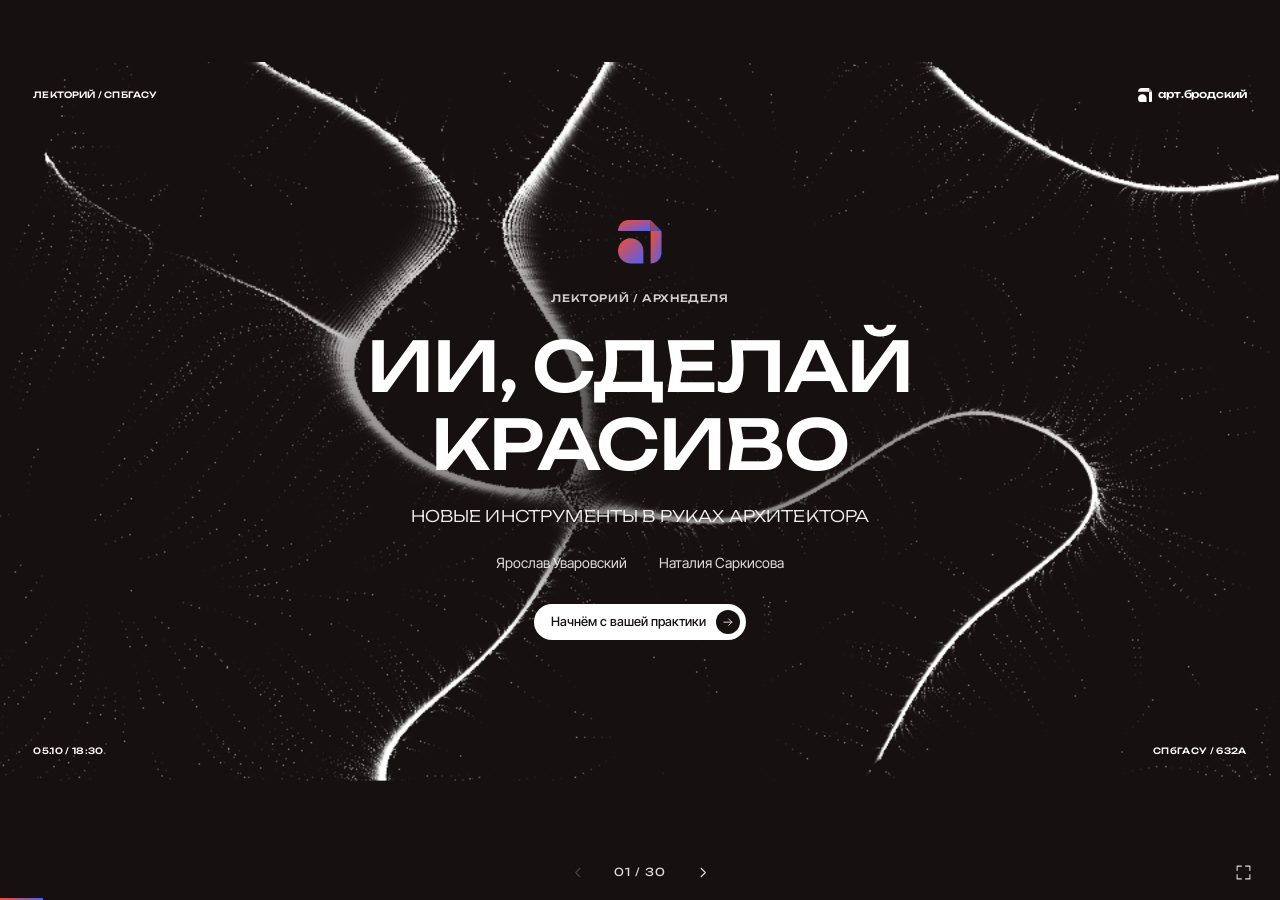
<file: index.html>
<!doctype html>
<html lang="ru">
<head>
  <meta charset="utf-8">
  <meta name="viewport" content="width=device-width, initial-scale=1">
  <meta name="color-scheme" content="light dark">
  <title>ИИ, сделай красиво — Арт.Бродский × СПбГАСУ</title>
  <link rel="icon" href="data:,">
  <link rel="preload" href="assets/fonts/Unbounded-cyrillic.woff2" as="font" type="font/woff2" crossorigin>
  <link rel="stylesheet" href="fonts.css">
  <link rel="stylesheet" href="styles.css">
</head>
<body>
  <svg width="0" height="0" style="position:absolute" aria-hidden="true"><defs><linearGradient id="brand-grad" x1="0" y1="0" x2="1" y2="1"><stop offset="0" stop-color="#F74C2E"/><stop offset="1" stop-color="#4D61F4"/></linearGradient></defs></svg>
  <main id="deck" class="deck" aria-label="Презентация ИИ, сделай красиво"></main>
  <nav class="toolbar" aria-label="Управление презентацией">
    <div class="pagination"><button id="prev" aria-label="Предыдущий слайд"><svg viewBox="0 0 24 24"><path d="m14 6-6 6 6 6"/></svg></button><button id="overview-open" aria-label="Открыть все слайды"><span id="counter">01 / 28</span></button><button id="next" aria-label="Следующий слайд"><svg viewBox="0 0 24 24"><path d="m10 6 6 6-6 6"/></svg></button></div>
    <div class="tools"><button id="notes-open" aria-label="Заметки к текущему слайду" title="Заметки (N)"><svg viewBox="0 0 24 24"><path d="M5 3h14v18H5zM8 7h8M8 11h8M8 15h5"/></svg><span>Заметки</span></button><button id="fullscreen" aria-label="Полный экран" title="Полный экран (F)"><svg viewBox="0 0 24 24"><path d="M9 3H3v6m12-6h6v6M3 15v6h6m12-6v6h-6"/></svg></button></div>
  </nav>
  <dialog id="overview"><div class="dialog-top"><h2>Маршрут лекции</h2><button data-close="overview" aria-label="Закрыть маршрут">×</button></div><div id="overview-list"></div></dialog>
  <dialog id="notes"><div class="dialog-top"><h2>Заметки спикера</h2><button data-close="notes" aria-label="Закрыть заметки">×</button></div><div id="notes-content"></div></dialog>
  <div id="announcement" class="sr-only" aria-live="polite"></div>
  <script src="slides.js"></script>
  <script src="field.js"></script>
  <script src="app.js"></script>
</body>
</html>
</file>
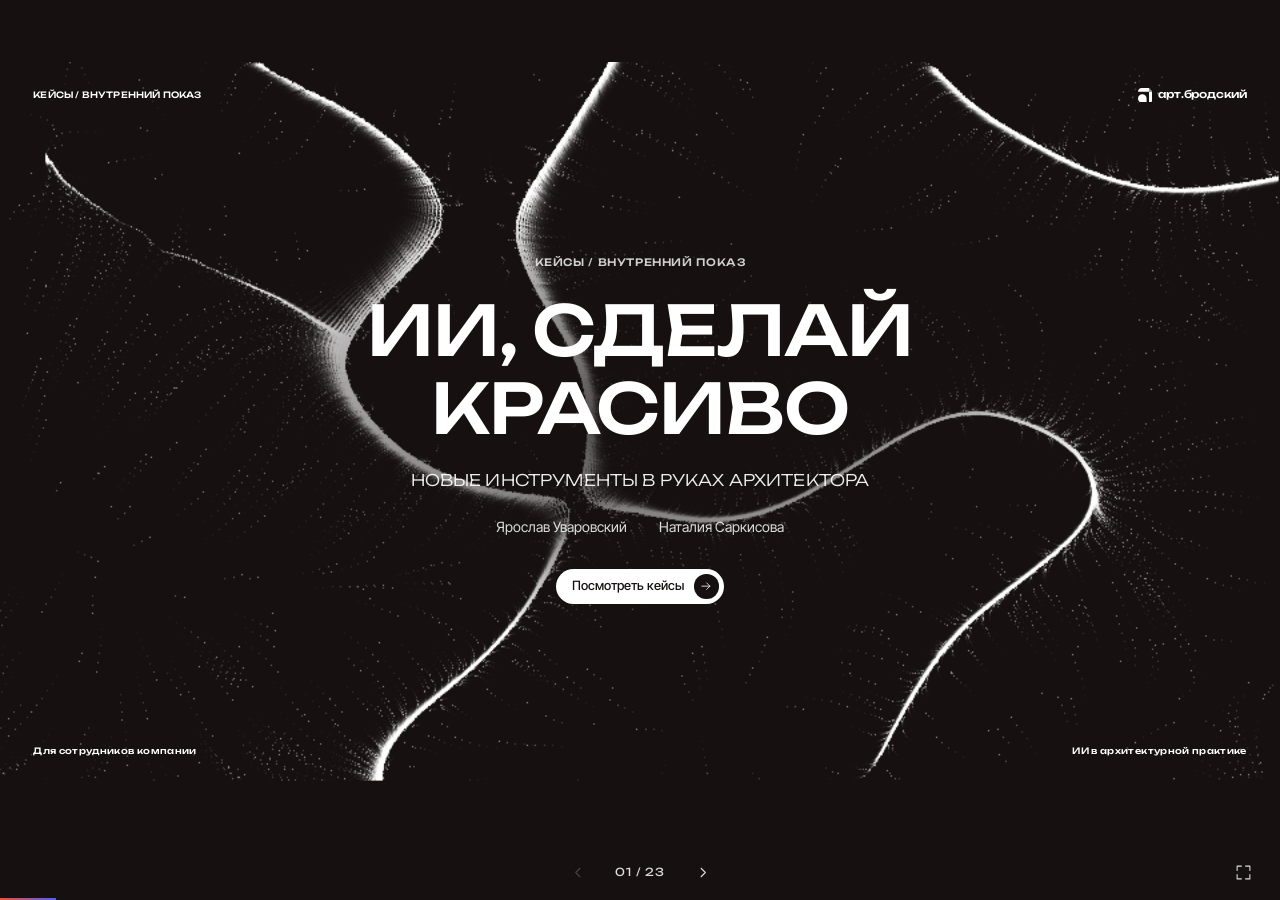
<file: company/index.html>
<!doctype html>
<html lang="ru">
<head>
  <meta charset="utf-8">
  <meta name="viewport" content="width=device-width, initial-scale=1">
  <meta name="color-scheme" content="light dark">
  <title>ИИ, сделай красиво — кейсы для сотрудников</title>
  <link rel="icon" href="data:,">
  <link rel="preload" href="assets/fonts/Unbounded-cyrillic.woff2" as="font" type="font/woff2" crossorigin>
  <link rel="stylesheet" href="fonts.css">
  <link rel="stylesheet" href="styles.css">
</head>
<body>
  <svg width="0" height="0" style="position:absolute" aria-hidden="true"><defs><linearGradient id="brand-grad" x1="0" y1="0" x2="1" y2="1"><stop offset="0" stop-color="#F74C2E"/><stop offset="1" stop-color="#4D61F4"/></linearGradient></defs></svg>
  <main id="deck" class="deck" aria-label="Презентация ИИ, сделай красиво"></main>
  <nav class="toolbar" aria-label="Управление презентацией">
    <div class="pagination"><button id="prev" aria-label="Предыдущий слайд"><svg viewBox="0 0 24 24"><path d="m14 6-6 6 6 6"/></svg></button><button id="overview-open" aria-label="Открыть все слайды"><span id="counter">01 / 23</span></button><button id="next" aria-label="Следующий слайд"><svg viewBox="0 0 24 24"><path d="m10 6 6 6-6 6"/></svg></button></div>
    <div class="tools"><button id="notes-open" aria-label="Заметки к текущему слайду" title="Заметки (N)"><svg viewBox="0 0 24 24"><path d="M5 3h14v18H5zM8 7h8M8 11h8M8 15h5"/></svg><span>Заметки</span></button><button id="fullscreen" aria-label="Полный экран" title="Полный экран (F)"><svg viewBox="0 0 24 24"><path d="M9 3H3v6m12-6h6v6M3 15v6h6m12-6v6h-6"/></svg></button></div>
  </nav>
  <dialog id="overview"><div class="dialog-top"><h2>Кейсы для сотрудников</h2><button data-close="overview" aria-label="Закрыть маршрут">×</button></div><div id="overview-list"></div></dialog>
  <dialog id="notes"><div class="dialog-top"><h2>Заметки спикера</h2><button data-close="notes" aria-label="Закрыть заметки">×</button></div><div id="notes-content"></div></dialog>
  <div id="announcement" class="sr-only" aria-live="polite"></div>
  <script src="slides.js"></script>
  <script src="field.js"></script>
  <script src="app.js"></script>
</body>
</html>
</file>
<file: fonts.css>
/* cyrillic */
@font-face {
  font-family: 'Inter Tight';
  font-style: normal;
  font-weight: 300 600;
  font-display: swap;
  src: url(assets/fonts/InterTight-cyrillic.woff2) format('woff2');
  unicode-range: U+0301, U+0400-045F, U+0490-0491, U+04B0-04B1, U+2116;
}
/* latin */
@font-face {
  font-family: 'Inter Tight';
  font-style: normal;
  font-weight: 300 600;
  font-display: swap;
  src: url(assets/fonts/InterTight-latin.woff2) format('woff2');
  unicode-range: U+0000-00FF, U+0131, U+0152-0153, U+02BB-02BC, U+02C6, U+02DA, U+02DC, U+0304, U+0308, U+0329, U+2000-206F, U+20AC, U+2122, U+2191, U+2193, U+2212, U+2215, U+FEFF, U+FFFD;
}
/* cyrillic */
@font-face {
  font-family: 'Unbounded';
  font-style: normal;
  font-weight: 200 700;
  font-display: swap;
  src: url(assets/fonts/Unbounded-cyrillic.woff2) format('woff2');
  unicode-range: U+0301, U+0400-045F, U+0490-0491, U+04B0-04B1, U+2116;
}
/* latin */
@font-face {
  font-family: 'Unbounded';
  font-style: normal;
  font-weight: 200 700;
  font-display: swap;
  src: url(assets/fonts/Unbounded-latin.woff2) format('woff2');
  unicode-range: U+0000-00FF, U+0131, U+0152-0153, U+02BB-02BC, U+02C6, U+02DA, U+02DC, U+0304, U+0308, U+0329, U+2000-206F, U+20AC, U+2122, U+2191, U+2193, U+2212, U+2215, U+FEFF, U+FFFD;
}
</file>
<file: styles.css>
/* Брендбук «арт.бродский студенты»: Unbounded — заголовки (капс), Inter Tight — текст,
   чёрный #161010, белый, градиент #F74C2E → #4D61F4. Скругления вместо углов. */
:root{--ink:#161010;--paper:#fff;--muted:#7d7676;--line:rgba(22,16,16,.12);--a0:#F74C2E;--a1:#4D61F4;--grad:linear-gradient(135deg,var(--a0),var(--a1));--display:'Unbounded',Arial,sans-serif;--text:'Inter Tight',Arial,sans-serif;--r:1.5cqw;--r-sm:.9cqw;--ease:cubic-bezier(.2,.75,.2,1);--shadow:0 .7cqw 2.6cqw rgba(22,16,16,.1),0 .1cqw .35cqw rgba(22,16,16,.07)}
[hidden]{display:none!important}*{box-sizing:border-box}body{margin:0;background:var(--ink);color:var(--ink);font-family:var(--text);height:100dvh;overflow:hidden}button,a{-webkit-tap-highlight-color:transparent}button{font-family:inherit;color:inherit;cursor:pointer}a{color:inherit;text-decoration:none}button:focus-visible,a:focus-visible{outline:3px solid var(--a1);outline-offset:4px}svg{width:1.4em;height:1.4em;fill:none;stroke:currentColor;stroke-width:1.5;stroke-linecap:round;stroke-linejoin:round;flex-shrink:0}
.deck{width:min(100vw,calc((100dvh - 56px) * 16 / 9));aspect-ratio:16/9;position:absolute;left:50%;top:calc((100dvh - 56px)/2);transform:translate(-50%,-50%);container-type:size;background:var(--ink);overflow:hidden;border-radius:clamp(0px,1vw,14px)}
.field{position:absolute;inset:0;width:100%;height:100%;display:block;pointer-events:none}
.slide{position:absolute;inset:0;padding:5.8cqw 4.8cqw 4.5cqw;display:flex;flex-direction:column;background:transparent;visibility:hidden;opacity:0;overflow:hidden;transition:opacity .45s,visibility 0s .45s}
.slide.active{visibility:visible;opacity:1;transition:opacity .6s .12s}
.t-dark{color:#fff}
/* мягкая тень под текстом на тёмных обложках, чтобы нити не спорили с заголовком */
.cover::before,.chapter::before,.statement::before{content:'';position:absolute;inset:0;background:radial-gradient(ellipse 46% 38% at 50% 50%,rgba(22,16,16,.78),rgba(22,16,16,.35) 55%,transparent 80%);pointer-events:none}
.t-light .slide-header,.t-light .slide-footer{color:var(--ink)}
.slide-header,.slide-footer{position:absolute;left:2.6cqw;right:2.6cqw;display:flex;justify-content:space-between;align-items:center;font-family:var(--display);font-weight:500;font-size:.68cqw;line-height:1.3;text-transform:uppercase;letter-spacing:.02em;z-index:1}.slide-header{top:2cqw}.slide-footer{bottom:1.65cqw}.slide-footer span:last-child{text-align:right;max-width:45%}
.slide-header .brand{display:inline-flex;align-items:center;gap:.45cqw;font-size:.82cqw;text-transform:none;letter-spacing:-.01em}
.mark{width:1.15cqw;height:1.15cqw;fill:currentColor;stroke:none}.mark .fold{opacity:.55}
.mark.grad path{fill:url(#brand-grad)}.mark.grad .fold{opacity:.8}
h1,h2,h3,p{margin:0}h1,h2{font-family:var(--display);font-weight:500;letter-spacing:-.015em;line-height:1.12;text-transform:uppercase}h1{font-size:5.4cqw}h2{font-size:3.3cqw}h3{font-family:var(--display);font-size:1.55cqw;line-height:1.15;font-weight:500;letter-spacing:-.02em}
.body-text{font-size:1.45cqw;line-height:1.45;max-width:38cqw}.section-label{font-family:var(--display);font-weight:500;text-transform:uppercase;font-size:.72cqw;letter-spacing:.03em;margin-bottom:1.5cqw;line-height:1.4;color:var(--muted)}.small-note{font-size:1cqw;line-height:1.5;color:var(--muted)}.center-title{text-align:center;font-size:3cqw;margin-bottom:3.4cqw}.bottom-thought{text-align:center;font-size:1.45cqw;margin-top:3.2cqw;letter-spacing:-.01em}
.grad-text{background:var(--grad);-webkit-background-clip:text;background-clip:text;color:transparent}
/* появление элементов активного слайда */
.slide.active .rv{animation:rise .9s var(--ease) backwards;animation-delay:calc(var(--i,0) * 70ms + 180ms)}
@keyframes rise{from{opacity:0;transform:translateY(1.4cqw);filter:blur(6px)}}
.tilt{transition:transform .5s var(--ease);will-change:transform}
/* обложка */
.cover-inner{margin:auto;position:relative;display:flex;align-items:center;flex-direction:column;text-align:center;width:100%;gap:1.8cqw}.cover-mark{width:3.4cqw;height:3.4cqw;margin-bottom:.4cqw}.cover-event{font-family:var(--display);font-weight:500;font-size:.8cqw;letter-spacing:.06em;opacity:.8}.cover-subtitle{font-family:var(--display);font-weight:300;text-transform:uppercase;font-size:1.25cqw;letter-spacing:.01em;opacity:.92}.cover-speakers{display:flex;gap:2.5cqw;font-size:1.1cqw;margin:.4cqw 0 .8cqw;opacity:.85}.cover-meta{position:absolute;bottom:2cqw;left:2.6cqw;right:2.6cqw;display:flex;justify-content:space-between;font-family:var(--display);font-weight:500;font-size:.68cqw;letter-spacing:.04em;z-index:1}.cover .slide-footer{display:none}
/* кнопки-пилюли со стрелкой в круге, как в референсе */
.pill{border:1px solid var(--line);border-radius:999px;display:inline-flex;align-items:center;justify-content:center;gap:.8cqw;font-size:1cqw;font-weight:500;padding:.45cqw .45cqw .45cqw 1.3cqw;color:var(--ink);background:#fff;line-height:1.3;transition:transform .35s var(--ease),box-shadow .35s}.pill svg{width:1.9cqw;height:1.9cqw;padding:.45cqw;border-radius:50%;background:var(--ink);color:#fff;transition:background .35s,transform .35s var(--ease)}.pill:hover{transform:translateY(-2px);box-shadow:0 .8cqw 2.4cqw rgba(77,97,244,.25)}.pill:hover svg{background:var(--grad);transform:translateX(.2cqw)}.pill.light{border:0}
.inline-link{display:inline-flex;align-items:center;gap:.6cqw;font-size:.96cqw;text-decoration:underline;text-underline-offset:.25em}
/* опрос */
.poll-layout{display:grid;grid-template-columns:1fr 1.08fr;gap:6cqw;align-items:center;flex:1}.poll-layout h2{font-size:3.6cqw;margin-bottom:2cqw}.poll-layout .small-note{margin-top:2cqw}.poll-options{display:flex;flex-direction:column;gap:.6cqw}.poll-options button{border:1px solid var(--line);background:rgba(255,255,255,.78);backdrop-filter:blur(12px);-webkit-backdrop-filter:blur(12px);padding:1.15cqw 1.3cqw;display:flex;align-items:center;gap:1cqw;text-align:left;font-size:1.15cqw;border-radius:var(--r-sm);transition:background .3s,color .3s,transform .35s var(--ease)}.poll-options button span{font-family:var(--display);color:var(--muted);font-size:.75cqw}.poll-options button svg{margin-left:auto;width:1cqw}.poll-options button:hover{transform:translateX(.4cqw);background:#fff}.poll-options button[aria-pressed=true]{background:var(--ink);color:#fff;border-color:var(--ink)}.poll-options button[aria-pressed=true] span{background:var(--grad);-webkit-background-clip:text;background-clip:text;color:transparent}.poll-feedback{min-height:2cqw;font-size:1cqw;line-height:1.35;padding-top:.4cqw}.poll-options small{font-size:.78cqw;color:var(--muted)}
/* плашки на светлом фоне — с тенью, чтобы не терялись среди нитей */
.poll-options button,.closing-steps>div,.qr-card,.embed-slide .embed-wrap{box-shadow:var(--shadow);border-color:rgba(22,16,16,.14)}
/* схема спикеров */
.speakers-map{position:absolute;inset:0}.speakers-map>*{position:absolute;margin:0}
.sp-lines{inset:0;width:100%;height:100%;fill:none;stroke:rgba(22,16,16,.3);stroke-width:.09;pointer-events:none}.sp-lines path{stroke-dasharray:1}.slide.active .sp-lines path{animation:draw 1.6s var(--ease) .6s backwards}@keyframes draw{from{stroke-dashoffset:1}}
.sp-pill{left:4.8cqw;top:7.6cqw;width:14cqw;height:4cqw;display:grid;place-items:center;border-radius:999px;background:var(--grad);color:#fff;font-family:var(--display);font-weight:500;font-size:1.2cqw;box-shadow:0 .8cqw 2.4cqw rgba(77,97,244,.25)}
.sp-arrows{font-size:.95cqw;line-height:1.15;color:var(--a0);font-weight:600;background:#fff;border-radius:999px;padding:.1cqw .5cqw;translate:-50% -50%;white-space:nowrap}.sp-down{left:11.8cqw;top:13.7cqw;background:none;text-align:center}.sp-arrows.sp-y{left:71cqw;top:21cqw}.sp-arrows.sp-n{left:59.3cqw;top:39cqw}
.slide.active .sp-arrows{animation:rise .9s var(--ease) 1s backwards,flow 1.8s ease-in-out 2s infinite}@keyframes flow{50%{opacity:.35}}
.sp-name{left:4.8cqw;width:14cqw;height:7.2cqw;display:grid;place-items:center;text-align:center;border-radius:1.2cqw;background:rgba(239,236,236,.95);font-family:var(--display);font-weight:500;font-size:1.15cqw;line-height:1.25;box-shadow:var(--shadow)}.sp-name.sp-y{top:17.4cqw}.sp-name.sp-n{top:35.4cqw}
.sp-desc{left:21.5cqw;width:34cqw;translate:0 -50%;padding:1.2cqw 1.6cqw;background:#fff;border:1px solid rgba(22,16,16,.14);border-radius:1.2cqw;font-size:.92cqw;line-height:1.42;box-shadow:var(--shadow)}.sp-desc p+p{margin-top:.4cqw}.sp-desc b{font-weight:600}.sp-desc.sp-y{top:21cqw}.sp-desc.sp-n{top:39cqw}
.sp-photo{top:29.5cqw;width:15.6cqw;height:20cqw;border-radius:1.2cqw;overflow:hidden;border:1px solid rgba(22,16,16,.14);box-shadow:var(--shadow);background:#eee}.sp-photo img{width:100%;height:100%;object-fit:cover;display:block}.sp-photo.sp-n{left:63cqw}.sp-photo.sp-y{left:80.5cqw}
/* кейс IND */
.ind-layout{display:grid;grid-template-columns:.78fr 1.62fr;gap:3.5cqw;align-items:center;flex:1}.ind-text h2{font-size:2.6cqw;margin-bottom:1.6cqw}.ind-text .body-text{font-size:1.2cqw;max-width:28cqw}
.ind-bento{display:grid;grid-template-columns:1.5fr 1fr;grid-template-rows:1fr 1fr;gap:.8cqw;height:36cqw}.ind-bento img,.ind-probes img,.ind-final{width:100%;height:100%;object-fit:cover;display:block;border-radius:var(--r-sm);box-shadow:var(--shadow);background:#eee}.ind-bento .ind-big{grid-row:span 2;border-radius:var(--r)}
.ind-probes-layout{display:grid;grid-template-columns:.62fr 1.38fr;gap:3cqw;align-items:center;margin-top:1.4cqw}.ind-flow{display:flex;align-items:center;gap:1.6cqw;justify-content:flex-end}.ind-probes{display:grid;grid-template-columns:repeat(3,7cqw);gap:.5cqw}.ind-probes img{height:12.8cqw;background:#111}.ind-arrow{font-size:1.1cqw;font-weight:600;color:var(--a0);white-space:nowrap}.ind-final{width:14.6cqw;height:26.1cqw;border-radius:var(--r);background:#111}
.ind-bottom{display:flex;align-items:flex-end;gap:3cqw;margin-top:auto;padding-top:1.4cqw;border-top:2px solid transparent;border-image:var(--grad) 1}.ind-quote{margin:0;flex:1}.ind-quote p{font-size:1.5cqw;line-height:1.3;letter-spacing:-.01em;color:#a39d9d}.ind-quote b{font-weight:500;color:var(--ink)}.ind-quote cite{display:block;margin-top:.6cqw;font-style:normal;font-family:var(--display);font-size:.65cqw;text-transform:uppercase;letter-spacing:.04em;color:var(--muted)}
.mini-qr{display:flex;align-items:center;gap:.8cqw;padding:.5cqw .9cqw .5cqw .5cqw;border-radius:var(--r-sm);background:#fff;border:1px solid rgba(22,16,16,.14);box-shadow:var(--shadow);flex-shrink:0}.mini-qr img{width:5.2cqw;height:5.2cqw;display:block}.mini-qr span{font-size:.85cqw;color:var(--muted);line-height:1.4}.mini-qr b{display:block;font-family:var(--display);font-weight:500;color:var(--ink);font-size:1cqw}
/* утверждение */
.statement-inner{position:relative;display:flex;flex-direction:column;align-items:center;justify-content:center;text-align:center;flex:1}.statement-inner h2{font-size:4.3cqw;max-width:90%;margin-bottom:2.3cqw}.statement-inner>p{font-size:1.6cqw;line-height:1.4;color:#e6e2e2}.statement-rule{margin-top:3cqw;background:#fff;color:var(--ink);border-radius:999px;padding:.8cqw 1.5cqw;font-size:1cqw;font-weight:500}
/* вопрос в личные сообщения */
.ask-card{position:relative;display:flex;align-items:center;gap:1.3cqw;margin-top:2.4cqw;padding:.8cqw 1.8cqw .8cqw .8cqw;border-radius:var(--r);background:rgba(255,255,255,.08);border:1px solid rgba(255,255,255,.18);backdrop-filter:blur(12px);-webkit-backdrop-filter:blur(12px);text-align:left;transition:transform .35s var(--ease),background .35s}.ask-card:hover{transform:translateY(-3px);background:rgba(255,255,255,.14)}.ask-card img{width:8cqw;height:8cqw;border-radius:var(--r-sm);display:block}.ask-card span{display:flex;flex-direction:column;gap:.35cqw}.ask-card small{font-family:var(--display);font-size:.65cqw;text-transform:uppercase;letter-spacing:.05em;color:#bbb}.ask-card b{font-family:var(--display);font-weight:500;font-size:1.3cqw}.ask-card em{font-style:normal;display:inline-flex;align-items:center;gap:.5cqw;font-size:1.05cqw;background:var(--grad);-webkit-background-clip:text;background-clip:text;color:transparent;font-weight:600}.ask-card em svg{width:1.2cqw;height:1.2cqw;color:var(--a1)}
/* карта задач — тёмные карточки с градиентным светом */
.task-grid{display:grid;grid-template-columns:repeat(4,1fr);gap:1cqw;margin:auto 0}.task-grid>div{background:var(--ink);color:#fff;min-height:21cqw;display:flex;flex-direction:column;padding:1.8cqw;position:relative;border-radius:var(--r);overflow:hidden;isolation:isolate}.task-grid>div:nth-child(even){translate:0 1.3cqw}.task-grid span{font-family:var(--display);font-size:.75cqw;color:#aaa;margin-bottom:1.6cqw}.task-grid h3{font-size:1.45cqw}.task-grid p{font-size:1.05cqw;line-height:1.45;margin-top:auto;color:#ddd;position:relative}
.task-grid>div::after,.placeholder-canvas::after{content:'';position:absolute;width:10cqw;height:10cqw;left:var(--mx,50%);top:var(--my,50%);translate:-50% -50%;border-radius:50%;background:radial-gradient(circle at 50% 88%,rgba(255,255,255,.75),transparent 42%),var(--grad);-webkit-mask-image:linear-gradient(to top,#000 30%,transparent 92%);mask-image:linear-gradient(to top,#000 30%,transparent 92%);filter:blur(.5cqw);opacity:.92;z-index:-1;pointer-events:none;transition:left .6s var(--ease),top .6s var(--ease)}
/* обложки разделов */
.chapter-inner{position:relative;margin:auto;text-align:center;display:flex;flex-direction:column;align-items:center;gap:2.4cqw}.chapter-inner h2{font-size:4.4cqw;max-width:88cqw}.chapter-inner p{font-size:1.3cqw;color:#e6e2e2}.chapter-number{font-family:var(--display);font-size:.95cqw;width:3.4cqw;height:3.4cqw;border-radius:50%;display:grid;place-items:center;background:linear-gradient(var(--ink),var(--ink)) padding-box,var(--grad) border-box;border:1px solid transparent}
/* место для будущего показа */
.placeholder-layout{display:grid;grid-template-columns:1fr 1fr;gap:5cqw;align-items:center;flex:1}.placeholder-layout h2{font-size:3.8cqw;margin-bottom:2cqw}.placeholder-layout p{font-size:1.45cqw;line-height:1.45}.placeholder-canvas{position:relative;background:var(--ink);color:#fff;min-height:31cqw;display:flex;flex-direction:column;justify-content:center;align-items:center;gap:1.2cqw;overflow:hidden;border-radius:var(--r);isolation:isolate}.placeholder-canvas::after{width:22cqw;height:22cqw;opacity:.45}.placeholder-canvas .outline-play{width:4.8cqw;height:4.8cqw;border:1px solid rgba(255,255,255,.4);border-radius:50%;display:grid;place-items:center;backdrop-filter:blur(8px)}.outline-play svg{width:1.6cqw}.placeholder-canvas h3{font-size:1.5cqw}.placeholder-canvas p{font-size:1cqw;color:#bbb}.placeholder-caption{font-size:.9cqw!important;margin-top:3cqw;color:var(--muted)}
/* видео — скруглённая рамка */
.video-heading{display:flex;justify-content:space-between;align-items:baseline;gap:2cqw;margin-bottom:1.2cqw}.video-heading h2{font-size:2cqw}.video-heading p{font-size:.9cqw;color:#c9c3c3;text-align:right}.video-heading{width:var(--vw,100%);align-self:center}.video-stage{flex:1;min-height:0;display:flex;align-items:center;justify-content:center}.video-frame{position:relative;width:var(--vw,100%);aspect-ratio:var(--ar,16/9);max-height:100%;background:#000;border-radius:var(--r);overflow:hidden;box-shadow:0 0 0 1px rgba(255,255,255,.08),0 2cqw 5cqw rgba(0,0,0,.45)}.video-frame video{width:100%;height:100%;object-fit:cover;display:block}.video-slide{padding:5cqw 2.6cqw 3.5cqw}.media-error{position:absolute;inset:0;display:none;align-items:center;justify-content:center;flex-direction:column;gap:1.5cqw;background:#242424;font-size:1.1cqw}.video-frame.has-error .media-error{display:flex}
/* QR */
.qr-layout{display:grid;grid-template-columns:1.2fr .8fr;gap:7cqw;align-items:center;flex:1}.qr-layout h2{font-size:3.6cqw;margin-bottom:2cqw}.qr-layout .body-text{font-size:1.4cqw;max-width:34cqw}.promo{margin-top:2.2cqw;padding:1.3cqw 1.6cqw 1.4cqw;max-width:36cqw;border-radius:var(--r);border:2px solid transparent;background:linear-gradient(#fff,#fff) padding-box,var(--grad) border-box;box-shadow:var(--shadow)}.promo-label{font-family:var(--display);font-weight:500;font-size:.7cqw;text-transform:uppercase;letter-spacing:.05em;color:var(--a0)}.promo-code{display:flex;align-items:center;gap:1cqw;margin:.6cqw 0 .8cqw;padding:0;border:0;background:none;text-align:left}.promo-code span{font-family:var(--display);font-weight:600;font-size:1.9cqw;letter-spacing:.01em;background:var(--grad);-webkit-background-clip:text;background-clip:text;color:transparent}.promo-code em{font-style:normal;font-size:.8cqw;font-weight:500;padding:.35cqw .8cqw;border-radius:999px;background:var(--ink);color:#fff;white-space:nowrap;transition:transform .3s var(--ease)}.promo-code:hover em{transform:translateY(-1px);background:var(--a1)}.promo-terms{font-size:1cqw;line-height:1.45}.promo-terms b{font-weight:600}.promo-timer{margin-top:.8cqw;font-size:.9cqw;color:var(--muted)}.promo-timer b{font-family:var(--display);font-weight:500;color:var(--ink);font-variant-numeric:tabular-nums}
.qr-card{text-align:center;display:flex;flex-direction:column;align-items:center;padding:1.6cqw 1.6cqw 1.4cqw;border-radius:var(--r);background:rgba(255,255,255,.8);backdrop-filter:blur(14px);-webkit-backdrop-filter:blur(14px);border:1px solid var(--line)}.qr-card img{width:18cqw;height:18cqw;object-fit:contain;background:#fff;margin-bottom:1.3cqw;border-radius:var(--r-sm);padding:.6cqw}.qr-card h3{font-size:1.4cqw;margin-bottom:.6cqw}.qr-card p{font-size:1cqw;color:var(--muted);margin-bottom:1cqw}.qr-pair{display:grid;grid-template-columns:1fr 1fr;gap:6cqw;width:62cqw;margin:auto}.qr-pair .qr-card img{width:17cqw;height:17cqw}.channel-grid{display:grid;grid-template-columns:repeat(3,1fr);gap:3cqw;margin:auto 0}.channel-grid .qr-card img{width:13.5cqw;height:13.5cqw}.channel-grid .qr-card h3{font-size:1.3cqw}.channel-grid .qr-card p{font-size:.95cqw}
/* веб-пример и 3D */
.web-slide{display:grid;grid-template-columns:.85fr 1.15fr;gap:4cqw;align-items:center}.web-intro h2{font-size:3.3cqw;margin-bottom:2cqw}.web-intro>p:not(.section-label):not(.small-note){font-size:1.4cqw;line-height:1.45;margin-bottom:2cqw}.web-intro .small-note{margin-bottom:2cqw}.embed-wrap{background:#efefef;position:relative;overflow:hidden;border-radius:var(--r)}.web-preview{height:33cqw;border:1px solid var(--line);box-shadow:0 2cqw 5cqw rgba(22,16,16,.12)}.web-paper{height:100%;background:var(--ink);color:#fff;padding:3cqw;display:flex;flex-direction:column;justify-content:space-between;position:relative;overflow:hidden;isolation:isolate}.web-paper::after{content:'';position:absolute;right:-6cqw;bottom:-8cqw;width:30cqw;height:30cqw;border-radius:50%;background:radial-gradient(circle at 35% 35%,var(--a0),transparent 62%),radial-gradient(circle at 68% 70%,var(--a1),transparent 62%);filter:blur(2cqw);opacity:.6;z-index:-1}.web-paper>span{font-family:var(--display);font-size:.75cqw;color:#aaa}.web-paper h3{font-size:2.3cqw;text-transform:uppercase}.web-paper .pill{align-self:flex-start}.embed-wrap iframe{width:100%;height:100%;border:0;background:#fff}.embed-slide{padding:5cqw 2.6cqw 3.5cqw}.embed-slide .video-heading h2{font-size:2cqw}.embed-slide .video-heading .inline-link{font-size:.95cqw}.embed-slide .embed-wrap{flex:1;min-height:0;background:rgba(255,255,255,.6);backdrop-filter:blur(10px);border:1px solid var(--line)}.embed-start{height:100%;display:flex;align-items:center;justify-content:center;flex-direction:column;gap:2cqw}.embed-start h3{font-size:2.8cqw;max-width:60%;text-align:center;text-transform:uppercase}.embed-start p{font-size:1.2cqw;color:var(--muted)}.embed-start .pill{font-size:1.1cqw}
/* финал */
.closing-layout{margin:auto 0}.closing-layout h2{text-align:center;font-size:3.8cqw}.closing-steps{display:grid;grid-template-columns:repeat(3,1fr);gap:1.4cqw;margin-top:3.6cqw}.closing-steps>div{padding:1.8cqw 2cqw 2.2cqw;border-radius:var(--r);background:rgba(255,255,255,.75);backdrop-filter:blur(14px);-webkit-backdrop-filter:blur(14px);border:1px solid var(--line)}.closing-steps span{display:block;font-family:var(--display);font-size:.8cqw;margin-bottom:1.6cqw;background:var(--grad);-webkit-background-clip:text;background-clip:text;color:transparent;width:max-content}.closing-steps p{font-size:1.4cqw;line-height:1.4}.closing-layout .bottom-thought{margin-top:3.4cqw}.finale h2{font-size:5.2cqw}.registration-placeholder{border:1px solid rgba(255,255,255,.3);border-radius:var(--r);padding:1.3cqw 3cqw;font-size:1.05cqw;margin-top:1cqw;background:rgba(22,16,16,.55);backdrop-filter:blur(10px);line-height:1.5}.registration-placeholder span{font-family:var(--display);font-size:.7cqw;text-transform:uppercase;letter-spacing:.04em;color:#bbb}
.cover-inner.intensive-layout{display:grid;grid-template-columns:1.7fr 1fr;gap:5cqw;align-items:center;text-align:left}.intensive-copy{display:flex;flex-direction:column;align-items:flex-start;gap:2cqw}.intensive-copy h2{font-size:3.6cqw}.intensive-copy .cover-event{font-size:.7cqw;line-height:1.6}.intensive-copy .cover-subtitle{font-size:1.1cqw;line-height:1.6;max-width:42cqw}.intensive-qr{display:flex;flex-direction:column;align-items:center;gap:.8cqw;background:#fff;color:var(--ink);padding:1.4cqw;border-radius:var(--r);text-align:center;width:max-content;justify-self:end}.intensive-qr img{display:block;width:24cqw;height:24cqw;max-width:100%;image-rendering:pixelated}.intensive-qr strong{font-size:1.25cqw}.intensive-qr span{font-size:1cqw;color:var(--muted)}
@media(max-width:700px){.cover-inner.intensive-layout{display:flex;align-items:stretch;gap:28px;margin:0}.intensive-copy{gap:20px}.intensive-copy h2{font-size:7.5cqw}.intensive-copy .cover-event{font-size:9px}.intensive-copy .cover-subtitle{font-size:13px;max-width:none}.intensive-qr{align-self:center;padding:16px;gap:10px;border-radius:18px}.intensive-qr img{width:240px;height:240px;max-width:65cqw}.intensive-qr strong{font-size:16px}.intensive-qr span{font-size:12px}}
/* панель управления */
.toolbar{position:fixed;bottom:0;left:0;right:0;height:56px;padding:0 20px;display:grid;grid-template-columns:1fr auto 1fr;align-items:center;gap:12px;background:var(--ink);color:#ddd;font-size:11px;z-index:20}.pagination,.tools{display:flex;align-items:center;gap:6px}.pagination{grid-column:2}.tools{grid-column:3;justify-self:end}.toolbar button{color:inherit;background:transparent;border:0;min-width:34px;height:34px;border-radius:20px;display:inline-flex;align-items:center;justify-content:center;font-size:12px;gap:6px;transition:background .2s}.toolbar button:hover{background:#2c2525}.toolbar button:disabled{opacity:.25;cursor:default}.toolbar svg{width:17px;height:17px}.pagination #overview-open{min-width:78px;letter-spacing:.08em;font-family:var(--display);font-size:11px}.tools span{font-size:12px}.progress{height:2px;position:absolute;bottom:0;left:0;background:var(--grad);width:0;transition:width .5s var(--ease)}
dialog{border:0;border-radius:24px;padding:28px;width:min(900px,90vw);max-height:84dvh;background:#fff;color:var(--ink);box-shadow:0 20px 100px #0008}dialog::backdrop{background:rgba(22,16,16,.6);backdrop-filter:blur(8px)}.dialog-top{display:flex;align-items:center;justify-content:space-between;border-bottom:1px solid var(--line);padding-bottom:16px;margin-bottom:20px}.dialog-top h2{font-size:20px}.dialog-top button{border:0;background:#f0eeee;width:36px;height:36px;font-size:22px;border-radius:50%}#overview-list{display:grid;grid-template-columns:1fr 1fr;gap:8px}#overview-list button{background:#f7f6f6;border:1px solid #eee;text-align:left;padding:16px;display:flex;gap:15px;align-items:flex-start;font-size:14px;line-height:1.3;border-radius:14px;transition:background .2s}#overview-list button:hover{background:#efeded}#overview-list button.current{border-color:var(--ink);background:var(--ink);color:white}#overview-list button small{font-size:10px;opacity:.65;display:block;margin-bottom:5px}#overview-list button>span:first-child{font-family:var(--display);font-size:11px;color:#888}#notes-content{font-size:17px;line-height:1.6}#notes-content h3{font-size:20px;margin:10px 0 15px;text-transform:uppercase}#notes-content small{display:block;margin-top:20px;font-size:13px;color:#777}.sr-only{position:absolute;clip:rect(0,0,0,0);width:1px;height:1px;overflow:hidden}
@media(prefers-reduced-motion:reduce){*{transition:none!important;animation:none!important}}
@media(max-width:700px){body{overflow:hidden}.deck{width:100vw;height:calc(100dvh - 58px);aspect-ratio:auto;top:0;left:0;transform:none;container-type:inline-size;border-radius:0}.slide{padding:70px 22px 60px;overflow-y:auto;overflow-x:hidden;display:flex}.slide-header,.slide-footer{font-size:8px;left:20px;right:20px}.slide-header{top:22px}.slide-header .brand{font-size:10px;gap:6px}.mark{width:14px;height:14px}.slide-footer{position:relative;left:auto;right:auto;bottom:auto;margin-top:30px;padding-top:16px;gap:12px;font-size:8px}.cover .slide-footer{display:none}h1{font-size:9.5cqw}h2{font-size:7cqw}h3{font-size:5cqw}.body-text{font-size:16px;max-width:none}.section-label{font-size:10px;margin-bottom:16px}.small-note{font-size:12px}.center-title{font-size:6.5cqw;text-align:left;margin-bottom:26px}.bottom-thought{font-size:15px;margin-top:28px}.cover-inner{gap:20px;margin:auto;width:100%}.cover-mark{width:40px;height:40px}.cover-event{font-size:9px}.cover-subtitle{font-size:13px;line-height:1.4;max-width:280px}.cover-speakers{font-size:12px;gap:8px;flex-direction:column;margin:0}.cover-meta{font-size:9px;bottom:24px;left:22px;right:22px}.pill{font-size:13px;padding:6px 6px 6px 16px;gap:10px}.pill svg{width:28px;height:28px;padding:6px}.inline-link{font-size:12px;gap:6px}.poll-layout,.placeholder-layout,.qr-layout{display:flex;flex-direction:column;gap:28px;align-items:stretch;margin:0;flex:none}.poll-layout h2,.placeholder-layout h2,.qr-layout h2{font-size:7.5cqw;margin-bottom:18px}.speakers-map{position:static;display:flex;flex-direction:column;gap:12px}.speakers-map>*{position:static;translate:none}.sp-lines,.sp-arrows{display:none}.sp-pill{width:auto;height:auto;align-self:flex-start;padding:10px 22px;font-size:13px;margin-bottom:8px}.sp-name{width:auto;height:auto;padding:14px 16px;place-items:start;text-align:left;font-size:16px;border-radius:16px;margin-top:10px}.sp-desc{width:auto;padding:16px;font-size:13px;border-radius:16px}.sp-desc p+p{margin-top:6px}.sp-photo{width:62%;height:auto;aspect-ratio:4/5;border-radius:16px}.sp-photo.sp-y{order:1}.sp-name.sp-y{order:2}.sp-desc.sp-y{order:3}.sp-photo.sp-n{order:4}.sp-name.sp-n{order:5}.sp-desc.sp-n{order:6}.ind-layout,.ind-probes-layout{display:flex;flex-direction:column;gap:22px;align-items:stretch;flex:none;margin:0}.ind-text h2{font-size:7cqw;margin-bottom:14px}.ind-text .body-text{font-size:15px;max-width:none}.ind-bento{grid-template-columns:1fr 1fr;grid-template-rows:auto auto;height:auto;gap:8px}.ind-bento .ind-big{grid-row:auto;grid-column:span 2;aspect-ratio:4/3}.ind-bento img{border-radius:12px;aspect-ratio:16/10}.ind-flow{flex-direction:column;gap:12px}.ind-probes{grid-template-columns:repeat(3,1fr);gap:6px;width:100%}.ind-probes img{height:auto;aspect-ratio:.55;border-radius:10px}.ind-arrow{font-size:14px;transform:rotate(90deg)}.ind-final{width:60%;height:auto;aspect-ratio:.56;border-radius:16px}.ind-bottom{flex-direction:column;align-items:stretch;gap:16px;margin-top:24px;padding-top:16px}.ind-quote p{font-size:18px}.ind-quote cite{font-size:9px;margin-top:8px}.mini-qr{align-self:flex-start;gap:12px;padding:8px 14px 8px 8px;border-radius:12px}.mini-qr img{width:72px;height:72px}.mini-qr span{font-size:12px}.mini-qr b{font-size:14px}.poll-layout .small-note{margin-top:20px}.poll-options{gap:8px}.poll-options button{font-size:14px;padding:14px;gap:12px;border-radius:14px}.poll-options button span{font-size:10px}.poll-options button svg{width:16px}.poll-feedback{font-size:12px;min-height:20px}.poll-options small{font-size:10px}.statement-inner{gap:0;min-height:70vh;flex:none}.statement-inner h2{font-size:8cqw;max-width:100%;margin-bottom:28px}.statement-inner>p{font-size:16px}.statement-rule{font-size:12px;margin-top:32px;padding:12px 16px;max-width:100%;line-height:1.4}.ask-card{margin-top:28px;gap:14px;padding:10px 18px 10px 10px;border-radius:18px}.ask-card img{width:96px;height:96px;border-radius:10px}.ask-card small{font-size:9px}.ask-card b{font-size:15px}.ask-card em{font-size:13px;gap:6px}.ask-card em svg{width:14px;height:14px}.task-grid{grid-template-columns:1fr 1fr;gap:10px;margin:0}.task-grid>div{padding:18px 15px;min-height:200px;border-radius:18px}.task-grid>div:nth-child(even){translate:none}.task-grid span{font-size:9px;margin-bottom:14px}.task-grid h3{font-size:14px}.task-grid p{font-size:12px}.task-grid>div::after{width:84px;height:84px}.chapter-inner{gap:26px;margin:auto}.chapter-inner h2{font-size:7.5cqw;max-width:100%}.chapter-inner p{font-size:14px;line-height:1.5}.chapter-number{width:40px;height:40px;font-size:12px}.placeholder-layout p{font-size:16px}.placeholder-caption{font-size:11px!important;margin-top:24px}.placeholder-canvas{min-height:240px;gap:14px;border-radius:18px}.placeholder-canvas .outline-play{width:60px;height:60px}.outline-play svg{width:22px}.placeholder-canvas h3{font-size:16px}.placeholder-canvas p{font-size:13px}.video-slide,.embed-slide{padding:60px 14px 40px}.video-heading{display:block;margin-bottom:18px}.video-heading h2,.embed-slide .video-heading h2{font-size:18px;margin-bottom:12px;line-height:1.2}.video-heading p{font-size:11px;text-align:left;line-height:1.5}.video-stage{flex:none}.video-frame{width:100%;border-radius:16px}.media-error{font-size:13px;gap:12px}.qr-layout .body-text{font-size:16px;max-width:none}.promo{max-width:none;margin-top:22px;padding:16px 18px;border-radius:18px}.promo-label{font-size:10px}.promo-code{gap:10px;margin:8px 0 10px;flex-wrap:wrap}.promo-code span{font-size:20px}.promo-code em{font-size:11px;padding:5px 10px}.promo-terms{font-size:14px}.promo-timer{font-size:12px;margin-top:8px}.qr-card{padding:18px;border-radius:20px}.qr-card img,.qr-pair .qr-card img{width:180px;height:180px;margin-bottom:14px;border-radius:12px;padding:8px}.qr-card h3{font-size:16px;margin-bottom:8px}.qr-card p{font-size:13px;margin-bottom:12px}.qr-pair{width:100%;grid-template-columns:1fr;gap:20px;margin:0}.channel-grid{grid-template-columns:1fr;gap:20px;margin:0}.channel-grid .qr-card img{width:160px;height:160px}.channel-grid .qr-card h3{font-size:16px}.channel-grid .qr-card p{font-size:13px}.web-slide{display:flex;gap:28px}.web-intro h2{font-size:7.5cqw;margin-bottom:18px}.web-intro>p:not(.section-label):not(.small-note){font-size:16px;margin-bottom:18px}.web-intro .small-note{margin-bottom:18px}.web-preview{height:340px;flex-shrink:0;border-radius:18px}.web-paper{padding:24px}.web-paper>span{font-size:10px}.web-paper h3{font-size:20px}.embed-slide .embed-wrap{flex:none;height:500px;width:100%;border-radius:18px}.embed-start{gap:18px}.embed-start h3{font-size:22px;max-width:90%}.embed-start p{font-size:14px}.embed-start .pill{font-size:13px}.embed-slide .video-heading .inline-link{font-size:12px}.closing-layout h2{font-size:7.5cqw;text-align:left}.closing-steps{grid-template-columns:1fr;margin-top:26px;gap:10px}.closing-steps>div{padding:18px;border-radius:18px}.closing-steps span{font-size:10px;margin-bottom:10px}.closing-steps p{font-size:16px}.finale h2{font-size:9cqw}.registration-placeholder{font-size:13px;padding:18px 22px;border-radius:18px}.registration-placeholder span{font-size:9px}.toolbar{height:58px;padding:0 10px;gap:5px}.tools span{display:none}.tools{gap:2px}#overview-list{grid-template-columns:1fr}dialog{padding:20px;width:94vw}.dialog-top h2{font-size:18px}}
</file>
<file: company/fonts.css>
/* cyrillic */
@font-face {
  font-family: 'Inter Tight';
  font-style: normal;
  font-weight: 300 600;
  font-display: swap;
  src: url(assets/fonts/InterTight-cyrillic.woff2) format('woff2');
  unicode-range: U+0301, U+0400-045F, U+0490-0491, U+04B0-04B1, U+2116;
}
/* latin */
@font-face {
  font-family: 'Inter Tight';
  font-style: normal;
  font-weight: 300 600;
  font-display: swap;
  src: url(assets/fonts/InterTight-latin.woff2) format('woff2');
  unicode-range: U+0000-00FF, U+0131, U+0152-0153, U+02BB-02BC, U+02C6, U+02DA, U+02DC, U+0304, U+0308, U+0329, U+2000-206F, U+20AC, U+2122, U+2191, U+2193, U+2212, U+2215, U+FEFF, U+FFFD;
}
/* cyrillic */
@font-face {
  font-family: 'Unbounded';
  font-style: normal;
  font-weight: 200 700;
  font-display: swap;
  src: url(assets/fonts/Unbounded-cyrillic.woff2) format('woff2');
  unicode-range: U+0301, U+0400-045F, U+0490-0491, U+04B0-04B1, U+2116;
}
/* latin */
@font-face {
  font-family: 'Unbounded';
  font-style: normal;
  font-weight: 200 700;
  font-display: swap;
  src: url(assets/fonts/Unbounded-latin.woff2) format('woff2');
  unicode-range: U+0000-00FF, U+0131, U+0152-0153, U+02BB-02BC, U+02C6, U+02DA, U+02DC, U+0304, U+0308, U+0329, U+2000-206F, U+20AC, U+2122, U+2191, U+2193, U+2212, U+2215, U+FEFF, U+FFFD;
}
</file>
<file: company/styles.css>
/* Брендбук «арт.бродский студенты»: Unbounded — заголовки (капс), Inter Tight — текст,
   чёрный #161010, белый, градиент #F74C2E → #4D61F4. Скругления вместо углов. */
:root{--ink:#161010;--paper:#fff;--muted:#7d7676;--line:rgba(22,16,16,.12);--a0:#F74C2E;--a1:#4D61F4;--grad:linear-gradient(135deg,var(--a0),var(--a1));--display:'Unbounded',Arial,sans-serif;--text:'Inter Tight',Arial,sans-serif;--r:1.5cqw;--r-sm:.9cqw;--ease:cubic-bezier(.2,.75,.2,1);--shadow:0 .7cqw 2.6cqw rgba(22,16,16,.1),0 .1cqw .35cqw rgba(22,16,16,.07)}
[hidden]{display:none!important}*{box-sizing:border-box}body{margin:0;background:var(--ink);color:var(--ink);font-family:var(--text);height:100dvh;overflow:hidden}button,a{-webkit-tap-highlight-color:transparent}button{font-family:inherit;color:inherit;cursor:pointer}a{color:inherit;text-decoration:none}button:focus-visible,a:focus-visible{outline:3px solid var(--a1);outline-offset:4px}svg{width:1.4em;height:1.4em;fill:none;stroke:currentColor;stroke-width:1.5;stroke-linecap:round;stroke-linejoin:round;flex-shrink:0}
.deck{width:min(100vw,calc((100dvh - 56px) * 16 / 9));aspect-ratio:16/9;position:absolute;left:50%;top:calc((100dvh - 56px)/2);transform:translate(-50%,-50%);container-type:size;background:var(--ink);overflow:hidden;border-radius:clamp(0px,1vw,14px)}
.field{position:absolute;inset:0;width:100%;height:100%;display:block;pointer-events:none}
.slide{position:absolute;inset:0;padding:5.8cqw 4.8cqw 4.5cqw;display:flex;flex-direction:column;background:transparent;visibility:hidden;opacity:0;overflow:hidden;transition:opacity .45s,visibility 0s .45s}
.slide.active{visibility:visible;opacity:1;transition:opacity .6s .12s}
.t-dark{color:#fff}
/* мягкая тень под текстом на тёмных обложках, чтобы нити не спорили с заголовком */
.cover::before,.chapter::before,.statement::before{content:'';position:absolute;inset:0;background:radial-gradient(ellipse 46% 38% at 50% 50%,rgba(22,16,16,.78),rgba(22,16,16,.35) 55%,transparent 80%);pointer-events:none}
.t-light .slide-header,.t-light .slide-footer{color:var(--ink)}
.slide-header,.slide-footer{position:absolute;left:2.6cqw;right:2.6cqw;display:flex;justify-content:space-between;align-items:center;font-family:var(--display);font-weight:500;font-size:.68cqw;line-height:1.3;text-transform:uppercase;letter-spacing:.02em;z-index:1}.slide-header{top:2cqw}.slide-footer{bottom:1.65cqw}.slide-footer span:last-child{text-align:right;max-width:45%}
.slide-header .brand{display:inline-flex;align-items:center;gap:.45cqw;font-size:.82cqw;text-transform:none;letter-spacing:-.01em}
.mark{width:1.15cqw;height:1.15cqw;fill:currentColor;stroke:none}.mark .fold{opacity:.55}
.mark.grad path{fill:url(#brand-grad)}.mark.grad .fold{opacity:.8}
h1,h2,h3,p{margin:0}h1,h2{font-family:var(--display);font-weight:500;letter-spacing:-.015em;line-height:1.12;text-transform:uppercase}h1{font-size:5.4cqw}h2{font-size:3.3cqw}h3{font-family:var(--display);font-size:1.55cqw;line-height:1.15;font-weight:500;letter-spacing:-.02em}
.body-text{font-size:1.45cqw;line-height:1.45;max-width:38cqw}.section-label{font-family:var(--display);font-weight:500;text-transform:uppercase;font-size:.72cqw;letter-spacing:.03em;margin-bottom:1.5cqw;line-height:1.4;color:var(--muted)}.small-note{font-size:1cqw;line-height:1.5;color:var(--muted)}.center-title{text-align:center;font-size:3cqw;margin-bottom:3.4cqw}.bottom-thought{text-align:center;font-size:1.45cqw;margin-top:3.2cqw;letter-spacing:-.01em}
.grad-text{background:var(--grad);-webkit-background-clip:text;background-clip:text;color:transparent}
/* появление элементов активного слайда */
.slide.active .rv{animation:rise .9s var(--ease) backwards;animation-delay:calc(var(--i,0) * 70ms + 180ms)}
@keyframes rise{from{opacity:0;transform:translateY(1.4cqw);filter:blur(6px)}}
.tilt{transition:transform .5s var(--ease);will-change:transform}
/* обложка */
.cover-inner{margin:auto;position:relative;display:flex;align-items:center;flex-direction:column;text-align:center;width:100%;gap:1.8cqw}.cover-mark{width:3.4cqw;height:3.4cqw;margin-bottom:.4cqw}.cover-event{font-family:var(--display);font-weight:500;font-size:.8cqw;letter-spacing:.06em;opacity:.8}.cover-subtitle{font-family:var(--display);font-weight:300;text-transform:uppercase;font-size:1.25cqw;letter-spacing:.01em;opacity:.92}.cover-speakers{display:flex;gap:2.5cqw;font-size:1.1cqw;margin:.4cqw 0 .8cqw;opacity:.85}.cover-meta{position:absolute;bottom:2cqw;left:2.6cqw;right:2.6cqw;display:flex;justify-content:space-between;font-family:var(--display);font-weight:500;font-size:.68cqw;letter-spacing:.04em;z-index:1}.cover .slide-footer{display:none}
/* кнопки-пилюли со стрелкой в круге, как в референсе */
.pill{border:1px solid var(--line);border-radius:999px;display:inline-flex;align-items:center;justify-content:center;gap:.8cqw;font-size:1cqw;font-weight:500;padding:.45cqw .45cqw .45cqw 1.3cqw;color:var(--ink);background:#fff;line-height:1.3;transition:transform .35s var(--ease),box-shadow .35s}.pill svg{width:1.9cqw;height:1.9cqw;padding:.45cqw;border-radius:50%;background:var(--ink);color:#fff;transition:background .35s,transform .35s var(--ease)}.pill:hover{transform:translateY(-2px);box-shadow:0 .8cqw 2.4cqw rgba(77,97,244,.25)}.pill:hover svg{background:var(--grad);transform:translateX(.2cqw)}.pill.light{border:0}
.inline-link{display:inline-flex;align-items:center;gap:.6cqw;font-size:.96cqw;text-decoration:underline;text-underline-offset:.25em}
/* опрос */
.poll-layout{display:grid;grid-template-columns:1fr 1.08fr;gap:6cqw;align-items:center;flex:1}.poll-layout h2{font-size:3.6cqw;margin-bottom:2cqw}.poll-layout .small-note{margin-top:2cqw}.poll-options{display:flex;flex-direction:column;gap:.6cqw}.poll-options button{border:1px solid var(--line);background:rgba(255,255,255,.78);backdrop-filter:blur(12px);-webkit-backdrop-filter:blur(12px);padding:1.15cqw 1.3cqw;display:flex;align-items:center;gap:1cqw;text-align:left;font-size:1.15cqw;border-radius:var(--r-sm);transition:background .3s,color .3s,transform .35s var(--ease)}.poll-options button span{font-family:var(--display);color:var(--muted);font-size:.75cqw}.poll-options button svg{margin-left:auto;width:1cqw}.poll-options button:hover{transform:translateX(.4cqw);background:#fff}.poll-options button[aria-pressed=true]{background:var(--ink);color:#fff;border-color:var(--ink)}.poll-options button[aria-pressed=true] span{background:var(--grad);-webkit-background-clip:text;background-clip:text;color:transparent}.poll-feedback{min-height:2cqw;font-size:1cqw;line-height:1.35;padding-top:.4cqw}.poll-options small{font-size:.78cqw;color:var(--muted)}
/* плашки на светлом фоне — с тенью, чтобы не терялись среди нитей */
.poll-options button,.closing-steps>div,.qr-card,.embed-slide .embed-wrap{box-shadow:var(--shadow);border-color:rgba(22,16,16,.14)}
/* схема спикеров */
.speakers-map{position:absolute;inset:0}.speakers-map>*{position:absolute;margin:0}
.sp-lines{inset:0;width:100%;height:100%;fill:none;stroke:rgba(22,16,16,.3);stroke-width:.09;pointer-events:none}.sp-lines path{stroke-dasharray:1}.slide.active .sp-lines path{animation:draw 1.6s var(--ease) .6s backwards}@keyframes draw{from{stroke-dashoffset:1}}
.sp-pill{left:4.8cqw;top:7.6cqw;width:14cqw;height:4cqw;display:grid;place-items:center;border-radius:999px;background:var(--grad);color:#fff;font-family:var(--display);font-weight:500;font-size:1.2cqw;box-shadow:0 .8cqw 2.4cqw rgba(77,97,244,.25)}
.sp-arrows{font-size:.95cqw;line-height:1.15;color:var(--a0);font-weight:600;background:#fff;border-radius:999px;padding:.1cqw .5cqw;translate:-50% -50%;white-space:nowrap}.sp-down{left:11.8cqw;top:13.7cqw;background:none;text-align:center}.sp-arrows.sp-y{left:71cqw;top:21cqw}.sp-arrows.sp-n{left:59.3cqw;top:39cqw}
.slide.active .sp-arrows{animation:rise .9s var(--ease) 1s backwards,flow 1.8s ease-in-out 2s infinite}@keyframes flow{50%{opacity:.35}}
.sp-name{left:4.8cqw;width:14cqw;height:7.2cqw;display:grid;place-items:center;text-align:center;border-radius:1.2cqw;background:rgba(239,236,236,.95);font-family:var(--display);font-weight:500;font-size:1.15cqw;line-height:1.25;box-shadow:var(--shadow)}.sp-name.sp-y{top:17.4cqw}.sp-name.sp-n{top:35.4cqw}
.sp-desc{left:21.5cqw;width:34cqw;translate:0 -50%;padding:1.2cqw 1.6cqw;background:#fff;border:1px solid rgba(22,16,16,.14);border-radius:1.2cqw;font-size:.92cqw;line-height:1.42;box-shadow:var(--shadow)}.sp-desc p+p{margin-top:.4cqw}.sp-desc b{font-weight:600}.sp-desc.sp-y{top:21cqw}.sp-desc.sp-n{top:39cqw}
.sp-photo{top:29.5cqw;width:15.6cqw;height:20cqw;border-radius:1.2cqw;overflow:hidden;border:1px solid rgba(22,16,16,.14);box-shadow:var(--shadow);background:#eee}.sp-photo img{width:100%;height:100%;object-fit:cover;display:block}.sp-photo.sp-n{left:63cqw}.sp-photo.sp-y{left:80.5cqw}
/* кейс IND */
.ind-layout{display:grid;grid-template-columns:.78fr 1.62fr;gap:3.5cqw;align-items:center;flex:1}.ind-text h2{font-size:2.6cqw;margin-bottom:1.6cqw}.ind-text .body-text{font-size:1.2cqw;max-width:28cqw}
.ind-bento{display:grid;grid-template-columns:1.5fr 1fr;grid-template-rows:1fr 1fr;gap:.8cqw;height:36cqw}.ind-bento img,.ind-probes img,.ind-final{width:100%;height:100%;object-fit:cover;display:block;border-radius:var(--r-sm);box-shadow:var(--shadow);background:#eee}.ind-bento .ind-big{grid-row:span 2;border-radius:var(--r)}
.ind-probes-layout{display:grid;grid-template-columns:.62fr 1.38fr;gap:3cqw;align-items:center;margin-top:1.4cqw}.ind-flow{display:flex;align-items:center;gap:1.6cqw;justify-content:flex-end}.ind-probes{display:grid;grid-template-columns:repeat(3,7cqw);gap:.5cqw}.ind-probes img{height:12.8cqw;background:#111}.ind-arrow{font-size:1.1cqw;font-weight:600;color:var(--a0);white-space:nowrap}.ind-final{width:14.6cqw;height:26.1cqw;border-radius:var(--r);background:#111}
.ind-bottom{display:flex;align-items:flex-end;gap:3cqw;margin-top:auto;padding-top:1.4cqw;border-top:2px solid transparent;border-image:var(--grad) 1}.ind-quote{margin:0;flex:1}.ind-quote p{font-size:1.5cqw;line-height:1.3;letter-spacing:-.01em;color:#a39d9d}.ind-quote b{font-weight:500;color:var(--ink)}.ind-quote cite{display:block;margin-top:.6cqw;font-style:normal;font-family:var(--display);font-size:.65cqw;text-transform:uppercase;letter-spacing:.04em;color:var(--muted)}
.mini-qr{display:flex;align-items:center;gap:.8cqw;padding:.5cqw .9cqw .5cqw .5cqw;border-radius:var(--r-sm);background:#fff;border:1px solid rgba(22,16,16,.14);box-shadow:var(--shadow);flex-shrink:0}.mini-qr img{width:5.2cqw;height:5.2cqw;display:block}.mini-qr span{font-size:.85cqw;color:var(--muted);line-height:1.4}.mini-qr b{display:block;font-family:var(--display);font-weight:500;color:var(--ink);font-size:1cqw}
/* утверждение */
.statement-inner{position:relative;display:flex;flex-direction:column;align-items:center;justify-content:center;text-align:center;flex:1}.statement-inner h2{font-size:4.3cqw;max-width:90%;margin-bottom:2.3cqw}.statement-inner>p{font-size:1.6cqw;line-height:1.4;color:#e6e2e2}.statement-rule{margin-top:3cqw;background:#fff;color:var(--ink);border-radius:999px;padding:.8cqw 1.5cqw;font-size:1cqw;font-weight:500}
/* вопрос в личные сообщения */
.ask-card{position:relative;display:flex;align-items:center;gap:1.3cqw;margin-top:2.4cqw;padding:.8cqw 1.8cqw .8cqw .8cqw;border-radius:var(--r);background:rgba(255,255,255,.08);border:1px solid rgba(255,255,255,.18);backdrop-filter:blur(12px);-webkit-backdrop-filter:blur(12px);text-align:left;transition:transform .35s var(--ease),background .35s}.ask-card:hover{transform:translateY(-3px);background:rgba(255,255,255,.14)}.ask-card img{width:8cqw;height:8cqw;border-radius:var(--r-sm);display:block}.ask-card span{display:flex;flex-direction:column;gap:.35cqw}.ask-card small{font-family:var(--display);font-size:.65cqw;text-transform:uppercase;letter-spacing:.05em;color:#bbb}.ask-card b{font-family:var(--display);font-weight:500;font-size:1.3cqw}.ask-card em{font-style:normal;display:inline-flex;align-items:center;gap:.5cqw;font-size:1.05cqw;background:var(--grad);-webkit-background-clip:text;background-clip:text;color:transparent;font-weight:600}.ask-card em svg{width:1.2cqw;height:1.2cqw;color:var(--a1)}
/* карта задач — тёмные карточки с градиентным светом */
.task-grid{display:grid;grid-template-columns:repeat(4,1fr);gap:1cqw;margin:auto 0}.task-grid>div{background:var(--ink);color:#fff;min-height:21cqw;display:flex;flex-direction:column;padding:1.8cqw;position:relative;border-radius:var(--r);overflow:hidden;isolation:isolate}.task-grid>div:nth-child(even){translate:0 1.3cqw}.task-grid span{font-family:var(--display);font-size:.75cqw;color:#aaa;margin-bottom:1.6cqw}.task-grid h3{font-size:1.45cqw}.task-grid p{font-size:1.05cqw;line-height:1.45;margin-top:auto;color:#ddd;position:relative}
.task-grid>div::after,.placeholder-canvas::after{content:'';position:absolute;width:10cqw;height:10cqw;left:var(--mx,50%);top:var(--my,50%);translate:-50% -50%;border-radius:50%;background:radial-gradient(circle at 50% 88%,rgba(255,255,255,.75),transparent 42%),var(--grad);-webkit-mask-image:linear-gradient(to top,#000 30%,transparent 92%);mask-image:linear-gradient(to top,#000 30%,transparent 92%);filter:blur(.5cqw);opacity:.92;z-index:-1;pointer-events:none;transition:left .6s var(--ease),top .6s var(--ease)}
/* обложки разделов */
.chapter-inner{position:relative;margin:auto;text-align:center;display:flex;flex-direction:column;align-items:center;gap:2.4cqw}.chapter-inner h2{font-size:4.4cqw;max-width:88cqw}.chapter-inner p{font-size:1.3cqw;color:#e6e2e2}.chapter-number{font-family:var(--display);font-size:.95cqw;width:3.4cqw;height:3.4cqw;border-radius:50%;display:grid;place-items:center;background:linear-gradient(var(--ink),var(--ink)) padding-box,var(--grad) border-box;border:1px solid transparent}
/* место для будущего показа */
.placeholder-layout{display:grid;grid-template-columns:1fr 1fr;gap:5cqw;align-items:center;flex:1}.placeholder-layout h2{font-size:3.8cqw;margin-bottom:2cqw}.placeholder-layout p{font-size:1.45cqw;line-height:1.45}.placeholder-canvas{position:relative;background:var(--ink);color:#fff;min-height:31cqw;display:flex;flex-direction:column;justify-content:center;align-items:center;gap:1.2cqw;overflow:hidden;border-radius:var(--r);isolation:isolate}.placeholder-canvas::after{width:22cqw;height:22cqw;opacity:.45}.placeholder-canvas .outline-play{width:4.8cqw;height:4.8cqw;border:1px solid rgba(255,255,255,.4);border-radius:50%;display:grid;place-items:center;backdrop-filter:blur(8px)}.outline-play svg{width:1.6cqw}.placeholder-canvas h3{font-size:1.5cqw}.placeholder-canvas p{font-size:1cqw;color:#bbb}.placeholder-caption{font-size:.9cqw!important;margin-top:3cqw;color:var(--muted)}
/* видео — скруглённая рамка */
.video-heading{display:flex;justify-content:space-between;align-items:baseline;gap:2cqw;margin-bottom:1.2cqw}.video-heading h2{font-size:2cqw}.video-heading p{font-size:.9cqw;color:#c9c3c3;text-align:right}.video-heading{width:var(--vw,100%);align-self:center}.video-stage{flex:1;min-height:0;display:flex;align-items:center;justify-content:center}.video-frame{position:relative;width:var(--vw,100%);aspect-ratio:var(--ar,16/9);max-height:100%;background:#000;border-radius:var(--r);overflow:hidden;box-shadow:0 0 0 1px rgba(255,255,255,.08),0 2cqw 5cqw rgba(0,0,0,.45)}.video-frame video{width:100%;height:100%;object-fit:cover;display:block}.video-slide{padding:5cqw 2.6cqw 3.5cqw}.media-error{position:absolute;inset:0;display:none;align-items:center;justify-content:center;flex-direction:column;gap:1.5cqw;background:#242424;font-size:1.1cqw}.video-frame.has-error .media-error{display:flex}
/* QR */
.qr-layout{display:grid;grid-template-columns:1.2fr .8fr;gap:7cqw;align-items:center;flex:1}.qr-layout h2{font-size:3.6cqw;margin-bottom:2cqw}.qr-layout .body-text{font-size:1.4cqw;max-width:34cqw}.promo{margin-top:2.2cqw;padding:1.3cqw 1.6cqw 1.4cqw;max-width:36cqw;border-radius:var(--r);border:2px solid transparent;background:linear-gradient(#fff,#fff) padding-box,var(--grad) border-box;box-shadow:var(--shadow)}.promo-label{font-family:var(--display);font-weight:500;font-size:.7cqw;text-transform:uppercase;letter-spacing:.05em;color:var(--a0)}.promo-code{display:flex;align-items:center;gap:1cqw;margin:.6cqw 0 .8cqw;padding:0;border:0;background:none;text-align:left}.promo-code span{font-family:var(--display);font-weight:600;font-size:1.9cqw;letter-spacing:.01em;background:var(--grad);-webkit-background-clip:text;background-clip:text;color:transparent}.promo-code em{font-style:normal;font-size:.8cqw;font-weight:500;padding:.35cqw .8cqw;border-radius:999px;background:var(--ink);color:#fff;white-space:nowrap;transition:transform .3s var(--ease)}.promo-code:hover em{transform:translateY(-1px);background:var(--a1)}.promo-terms{font-size:1cqw;line-height:1.45}.promo-terms b{font-weight:600}.promo-timer{margin-top:.8cqw;font-size:.9cqw;color:var(--muted)}.promo-timer b{font-family:var(--display);font-weight:500;color:var(--ink);font-variant-numeric:tabular-nums}
.qr-card{text-align:center;display:flex;flex-direction:column;align-items:center;padding:1.6cqw 1.6cqw 1.4cqw;border-radius:var(--r);background:rgba(255,255,255,.8);backdrop-filter:blur(14px);-webkit-backdrop-filter:blur(14px);border:1px solid var(--line)}.qr-card img{width:18cqw;height:18cqw;object-fit:contain;background:#fff;margin-bottom:1.3cqw;border-radius:var(--r-sm);padding:.6cqw}.qr-card h3{font-size:1.4cqw;margin-bottom:.6cqw}.qr-card p{font-size:1cqw;color:var(--muted);margin-bottom:1cqw}.qr-pair{display:grid;grid-template-columns:1fr 1fr;gap:6cqw;width:62cqw;margin:auto}.qr-pair .qr-card img{width:17cqw;height:17cqw}.channel-grid{display:grid;grid-template-columns:repeat(3,1fr);gap:3cqw;margin:auto 0}.channel-grid .qr-card img{width:13.5cqw;height:13.5cqw}.channel-grid .qr-card h3{font-size:1.3cqw}.channel-grid .qr-card p{font-size:.95cqw}
/* веб-пример и 3D */
.web-slide{display:grid;grid-template-columns:.85fr 1.15fr;gap:4cqw;align-items:center}.web-intro h2{font-size:3.3cqw;margin-bottom:2cqw}.web-intro>p:not(.section-label):not(.small-note){font-size:1.4cqw;line-height:1.45;margin-bottom:2cqw}.web-intro .small-note{margin-bottom:2cqw}.embed-wrap{background:#efefef;position:relative;overflow:hidden;border-radius:var(--r)}.web-preview{height:33cqw;border:1px solid var(--line);box-shadow:0 2cqw 5cqw rgba(22,16,16,.12)}.web-paper{height:100%;background:var(--ink);color:#fff;padding:3cqw;display:flex;flex-direction:column;justify-content:space-between;position:relative;overflow:hidden;isolation:isolate}.web-paper::after{content:'';position:absolute;right:-6cqw;bottom:-8cqw;width:30cqw;height:30cqw;border-radius:50%;background:radial-gradient(circle at 35% 35%,var(--a0),transparent 62%),radial-gradient(circle at 68% 70%,var(--a1),transparent 62%);filter:blur(2cqw);opacity:.6;z-index:-1}.web-paper>span{font-family:var(--display);font-size:.75cqw;color:#aaa}.web-paper h3{font-size:2.3cqw;text-transform:uppercase}.web-paper .pill{align-self:flex-start}.embed-wrap iframe{width:100%;height:100%;border:0;background:#fff}.embed-slide{padding:5cqw 2.6cqw 3.5cqw}.embed-slide .video-heading h2{font-size:2cqw}.embed-slide .video-heading .inline-link{font-size:.95cqw}.embed-slide .embed-wrap{flex:1;min-height:0;background:rgba(255,255,255,.6);backdrop-filter:blur(10px);border:1px solid var(--line)}.embed-start{height:100%;display:flex;align-items:center;justify-content:center;flex-direction:column;gap:2cqw}.embed-start h3{font-size:2.8cqw;max-width:60%;text-align:center;text-transform:uppercase}.embed-start p{font-size:1.2cqw;color:var(--muted)}.embed-start .pill{font-size:1.1cqw}
/* финал */
.closing-layout{margin:auto 0}.closing-layout h2{text-align:center;font-size:3.8cqw}.closing-steps{display:grid;grid-template-columns:repeat(3,1fr);gap:1.4cqw;margin-top:3.6cqw}.closing-steps>div{padding:1.8cqw 2cqw 2.2cqw;border-radius:var(--r);background:rgba(255,255,255,.75);backdrop-filter:blur(14px);-webkit-backdrop-filter:blur(14px);border:1px solid var(--line)}.closing-steps span{display:block;font-family:var(--display);font-size:.8cqw;margin-bottom:1.6cqw;background:var(--grad);-webkit-background-clip:text;background-clip:text;color:transparent;width:max-content}.closing-steps p{font-size:1.4cqw;line-height:1.4}.closing-layout .bottom-thought{margin-top:3.4cqw}.finale h2{font-size:5.2cqw}.registration-placeholder{border:1px solid rgba(255,255,255,.3);border-radius:var(--r);padding:1.3cqw 3cqw;font-size:1.05cqw;margin-top:1cqw;background:rgba(22,16,16,.55);backdrop-filter:blur(10px);line-height:1.5}.registration-placeholder span{font-family:var(--display);font-size:.7cqw;text-transform:uppercase;letter-spacing:.04em;color:#bbb}
.cover-inner.intensive-layout{display:grid;grid-template-columns:1.7fr 1fr;gap:5cqw;align-items:center;text-align:left}.intensive-copy{display:flex;flex-direction:column;align-items:flex-start;gap:2cqw}.intensive-copy h2{font-size:3.6cqw}.intensive-copy .cover-event{font-size:.7cqw;line-height:1.6}.intensive-copy .cover-subtitle{font-size:1.1cqw;line-height:1.6;max-width:42cqw}.intensive-qr{display:flex;flex-direction:column;align-items:center;gap:.8cqw;background:#fff;color:var(--ink);padding:1.4cqw;border-radius:var(--r);text-align:center;width:max-content;justify-self:end}.intensive-qr img{display:block;width:24cqw;height:24cqw;max-width:100%;image-rendering:pixelated}.intensive-qr strong{font-size:1.25cqw}.intensive-qr span{font-size:1cqw;color:var(--muted)}
@media(max-width:700px){.cover-inner.intensive-layout{display:flex;align-items:stretch;gap:28px;margin:0}.intensive-copy{gap:20px}.intensive-copy h2{font-size:7.5cqw}.intensive-copy .cover-event{font-size:9px}.intensive-copy .cover-subtitle{font-size:13px;max-width:none}.intensive-qr{align-self:center;padding:16px;gap:10px;border-radius:18px}.intensive-qr img{width:240px;height:240px;max-width:65cqw}.intensive-qr strong{font-size:16px}.intensive-qr span{font-size:12px}}
/* панель управления */
.toolbar{position:fixed;bottom:0;left:0;right:0;height:56px;padding:0 20px;display:grid;grid-template-columns:1fr auto 1fr;align-items:center;gap:12px;background:var(--ink);color:#ddd;font-size:11px;z-index:20}.pagination,.tools{display:flex;align-items:center;gap:6px}.pagination{grid-column:2}.tools{grid-column:3;justify-self:end}.toolbar button{color:inherit;background:transparent;border:0;min-width:34px;height:34px;border-radius:20px;display:inline-flex;align-items:center;justify-content:center;font-size:12px;gap:6px;transition:background .2s}.toolbar button:hover{background:#2c2525}.toolbar button:disabled{opacity:.25;cursor:default}.toolbar svg{width:17px;height:17px}.pagination #overview-open{min-width:78px;letter-spacing:.08em;font-family:var(--display);font-size:11px}.tools span{font-size:12px}.progress{height:2px;position:absolute;bottom:0;left:0;background:var(--grad);width:0;transition:width .5s var(--ease)}
dialog{border:0;border-radius:24px;padding:28px;width:min(900px,90vw);max-height:84dvh;background:#fff;color:var(--ink);box-shadow:0 20px 100px #0008}dialog::backdrop{background:rgba(22,16,16,.6);backdrop-filter:blur(8px)}.dialog-top{display:flex;align-items:center;justify-content:space-between;border-bottom:1px solid var(--line);padding-bottom:16px;margin-bottom:20px}.dialog-top h2{font-size:20px}.dialog-top button{border:0;background:#f0eeee;width:36px;height:36px;font-size:22px;border-radius:50%}#overview-list{display:grid;grid-template-columns:1fr 1fr;gap:8px}#overview-list button{background:#f7f6f6;border:1px solid #eee;text-align:left;padding:16px;display:flex;gap:15px;align-items:flex-start;font-size:14px;line-height:1.3;border-radius:14px;transition:background .2s}#overview-list button:hover{background:#efeded}#overview-list button.current{border-color:var(--ink);background:var(--ink);color:white}#overview-list button small{font-size:10px;opacity:.65;display:block;margin-bottom:5px}#overview-list button>span:first-child{font-family:var(--display);font-size:11px;color:#888}#notes-content{font-size:17px;line-height:1.6}#notes-content h3{font-size:20px;margin:10px 0 15px;text-transform:uppercase}#notes-content small{display:block;margin-top:20px;font-size:13px;color:#777}.sr-only{position:absolute;clip:rect(0,0,0,0);width:1px;height:1px;overflow:hidden}
@media(prefers-reduced-motion:reduce){*{transition:none!important;animation:none!important}}
@media(max-width:700px){body{overflow:hidden}.deck{width:100vw;height:calc(100dvh - 58px);aspect-ratio:auto;top:0;left:0;transform:none;container-type:inline-size;border-radius:0}.slide{padding:70px 22px 60px;overflow-y:auto;overflow-x:hidden;display:flex}.slide-header,.slide-footer{font-size:8px;left:20px;right:20px}.slide-header{top:22px}.slide-header .brand{font-size:10px;gap:6px}.mark{width:14px;height:14px}.slide-footer{position:relative;left:auto;right:auto;bottom:auto;margin-top:30px;padding-top:16px;gap:12px;font-size:8px}.cover .slide-footer{display:none}h1{font-size:9.5cqw}h2{font-size:7cqw}h3{font-size:5cqw}.body-text{font-size:16px;max-width:none}.section-label{font-size:10px;margin-bottom:16px}.small-note{font-size:12px}.center-title{font-size:6.5cqw;text-align:left;margin-bottom:26px}.bottom-thought{font-size:15px;margin-top:28px}.cover-inner{gap:20px;margin:auto;width:100%}.cover-mark{width:40px;height:40px}.cover-event{font-size:9px}.cover-subtitle{font-size:13px;line-height:1.4;max-width:280px}.cover-speakers{font-size:12px;gap:8px;flex-direction:column;margin:0}.cover-meta{font-size:9px;bottom:24px;left:22px;right:22px}.pill{font-size:13px;padding:6px 6px 6px 16px;gap:10px}.pill svg{width:28px;height:28px;padding:6px}.inline-link{font-size:12px;gap:6px}.poll-layout,.placeholder-layout,.qr-layout{display:flex;flex-direction:column;gap:28px;align-items:stretch;margin:0;flex:none}.poll-layout h2,.placeholder-layout h2,.qr-layout h2{font-size:7.5cqw;margin-bottom:18px}.speakers-map{position:static;display:flex;flex-direction:column;gap:12px}.speakers-map>*{position:static;translate:none}.sp-lines,.sp-arrows{display:none}.sp-pill{width:auto;height:auto;align-self:flex-start;padding:10px 22px;font-size:13px;margin-bottom:8px}.sp-name{width:auto;height:auto;padding:14px 16px;place-items:start;text-align:left;font-size:16px;border-radius:16px;margin-top:10px}.sp-desc{width:auto;padding:16px;font-size:13px;border-radius:16px}.sp-desc p+p{margin-top:6px}.sp-photo{width:62%;height:auto;aspect-ratio:4/5;border-radius:16px}.sp-photo.sp-y{order:1}.sp-name.sp-y{order:2}.sp-desc.sp-y{order:3}.sp-photo.sp-n{order:4}.sp-name.sp-n{order:5}.sp-desc.sp-n{order:6}.ind-layout,.ind-probes-layout{display:flex;flex-direction:column;gap:22px;align-items:stretch;flex:none;margin:0}.ind-text h2{font-size:7cqw;margin-bottom:14px}.ind-text .body-text{font-size:15px;max-width:none}.ind-bento{grid-template-columns:1fr 1fr;grid-template-rows:auto auto;height:auto;gap:8px}.ind-bento .ind-big{grid-row:auto;grid-column:span 2;aspect-ratio:4/3}.ind-bento img{border-radius:12px;aspect-ratio:16/10}.ind-flow{flex-direction:column;gap:12px}.ind-probes{grid-template-columns:repeat(3,1fr);gap:6px;width:100%}.ind-probes img{height:auto;aspect-ratio:.55;border-radius:10px}.ind-arrow{font-size:14px;transform:rotate(90deg)}.ind-final{width:60%;height:auto;aspect-ratio:.56;border-radius:16px}.ind-bottom{flex-direction:column;align-items:stretch;gap:16px;margin-top:24px;padding-top:16px}.ind-quote p{font-size:18px}.ind-quote cite{font-size:9px;margin-top:8px}.mini-qr{align-self:flex-start;gap:12px;padding:8px 14px 8px 8px;border-radius:12px}.mini-qr img{width:72px;height:72px}.mini-qr span{font-size:12px}.mini-qr b{font-size:14px}.poll-layout .small-note{margin-top:20px}.poll-options{gap:8px}.poll-options button{font-size:14px;padding:14px;gap:12px;border-radius:14px}.poll-options button span{font-size:10px}.poll-options button svg{width:16px}.poll-feedback{font-size:12px;min-height:20px}.poll-options small{font-size:10px}.statement-inner{gap:0;min-height:70vh;flex:none}.statement-inner h2{font-size:8cqw;max-width:100%;margin-bottom:28px}.statement-inner>p{font-size:16px}.statement-rule{font-size:12px;margin-top:32px;padding:12px 16px;max-width:100%;line-height:1.4}.ask-card{margin-top:28px;gap:14px;padding:10px 18px 10px 10px;border-radius:18px}.ask-card img{width:96px;height:96px;border-radius:10px}.ask-card small{font-size:9px}.ask-card b{font-size:15px}.ask-card em{font-size:13px;gap:6px}.ask-card em svg{width:14px;height:14px}.task-grid{grid-template-columns:1fr 1fr;gap:10px;margin:0}.task-grid>div{padding:18px 15px;min-height:200px;border-radius:18px}.task-grid>div:nth-child(even){translate:none}.task-grid span{font-size:9px;margin-bottom:14px}.task-grid h3{font-size:14px}.task-grid p{font-size:12px}.task-grid>div::after{width:84px;height:84px}.chapter-inner{gap:26px;margin:auto}.chapter-inner h2{font-size:7.5cqw;max-width:100%}.chapter-inner p{font-size:14px;line-height:1.5}.chapter-number{width:40px;height:40px;font-size:12px}.placeholder-layout p{font-size:16px}.placeholder-caption{font-size:11px!important;margin-top:24px}.placeholder-canvas{min-height:240px;gap:14px;border-radius:18px}.placeholder-canvas .outline-play{width:60px;height:60px}.outline-play svg{width:22px}.placeholder-canvas h3{font-size:16px}.placeholder-canvas p{font-size:13px}.video-slide,.embed-slide{padding:60px 14px 40px}.video-heading{display:block;margin-bottom:18px}.video-heading h2,.embed-slide .video-heading h2{font-size:18px;margin-bottom:12px;line-height:1.2}.video-heading p{font-size:11px;text-align:left;line-height:1.5}.video-stage{flex:none}.video-frame{width:100%;border-radius:16px}.media-error{font-size:13px;gap:12px}.qr-layout .body-text{font-size:16px;max-width:none}.promo{max-width:none;margin-top:22px;padding:16px 18px;border-radius:18px}.promo-label{font-size:10px}.promo-code{gap:10px;margin:8px 0 10px;flex-wrap:wrap}.promo-code span{font-size:20px}.promo-code em{font-size:11px;padding:5px 10px}.promo-terms{font-size:14px}.promo-timer{font-size:12px;margin-top:8px}.qr-card{padding:18px;border-radius:20px}.qr-card img,.qr-pair .qr-card img{width:180px;height:180px;margin-bottom:14px;border-radius:12px;padding:8px}.qr-card h3{font-size:16px;margin-bottom:8px}.qr-card p{font-size:13px;margin-bottom:12px}.qr-pair{width:100%;grid-template-columns:1fr;gap:20px;margin:0}.channel-grid{grid-template-columns:1fr;gap:20px;margin:0}.channel-grid .qr-card img{width:160px;height:160px}.channel-grid .qr-card h3{font-size:16px}.channel-grid .qr-card p{font-size:13px}.web-slide{display:flex;gap:28px}.web-intro h2{font-size:7.5cqw;margin-bottom:18px}.web-intro>p:not(.section-label):not(.small-note){font-size:16px;margin-bottom:18px}.web-intro .small-note{margin-bottom:18px}.web-preview{height:340px;flex-shrink:0;border-radius:18px}.web-paper{padding:24px}.web-paper>span{font-size:10px}.web-paper h3{font-size:20px}.embed-slide .embed-wrap{flex:none;height:500px;width:100%;border-radius:18px}.embed-start{gap:18px}.embed-start h3{font-size:22px;max-width:90%}.embed-start p{font-size:14px}.embed-start .pill{font-size:13px}.embed-slide .video-heading .inline-link{font-size:12px}.closing-layout h2{font-size:7.5cqw;text-align:left}.closing-steps{grid-template-columns:1fr;margin-top:26px;gap:10px}.closing-steps>div{padding:18px;border-radius:18px}.closing-steps span{font-size:10px;margin-bottom:10px}.closing-steps p{font-size:16px}.finale h2{font-size:9cqw}.registration-placeholder{font-size:13px;padding:18px 22px;border-radius:18px}.registration-placeholder span{font-size:9px}.toolbar{height:58px;padding:0 10px;gap:5px}.tools span{display:none}.tools{gap:2px}#overview-list{grid-template-columns:1fr}dialog{padding:20px;width:94vw}.dialog-top h2{font-size:18px}}
</file>
